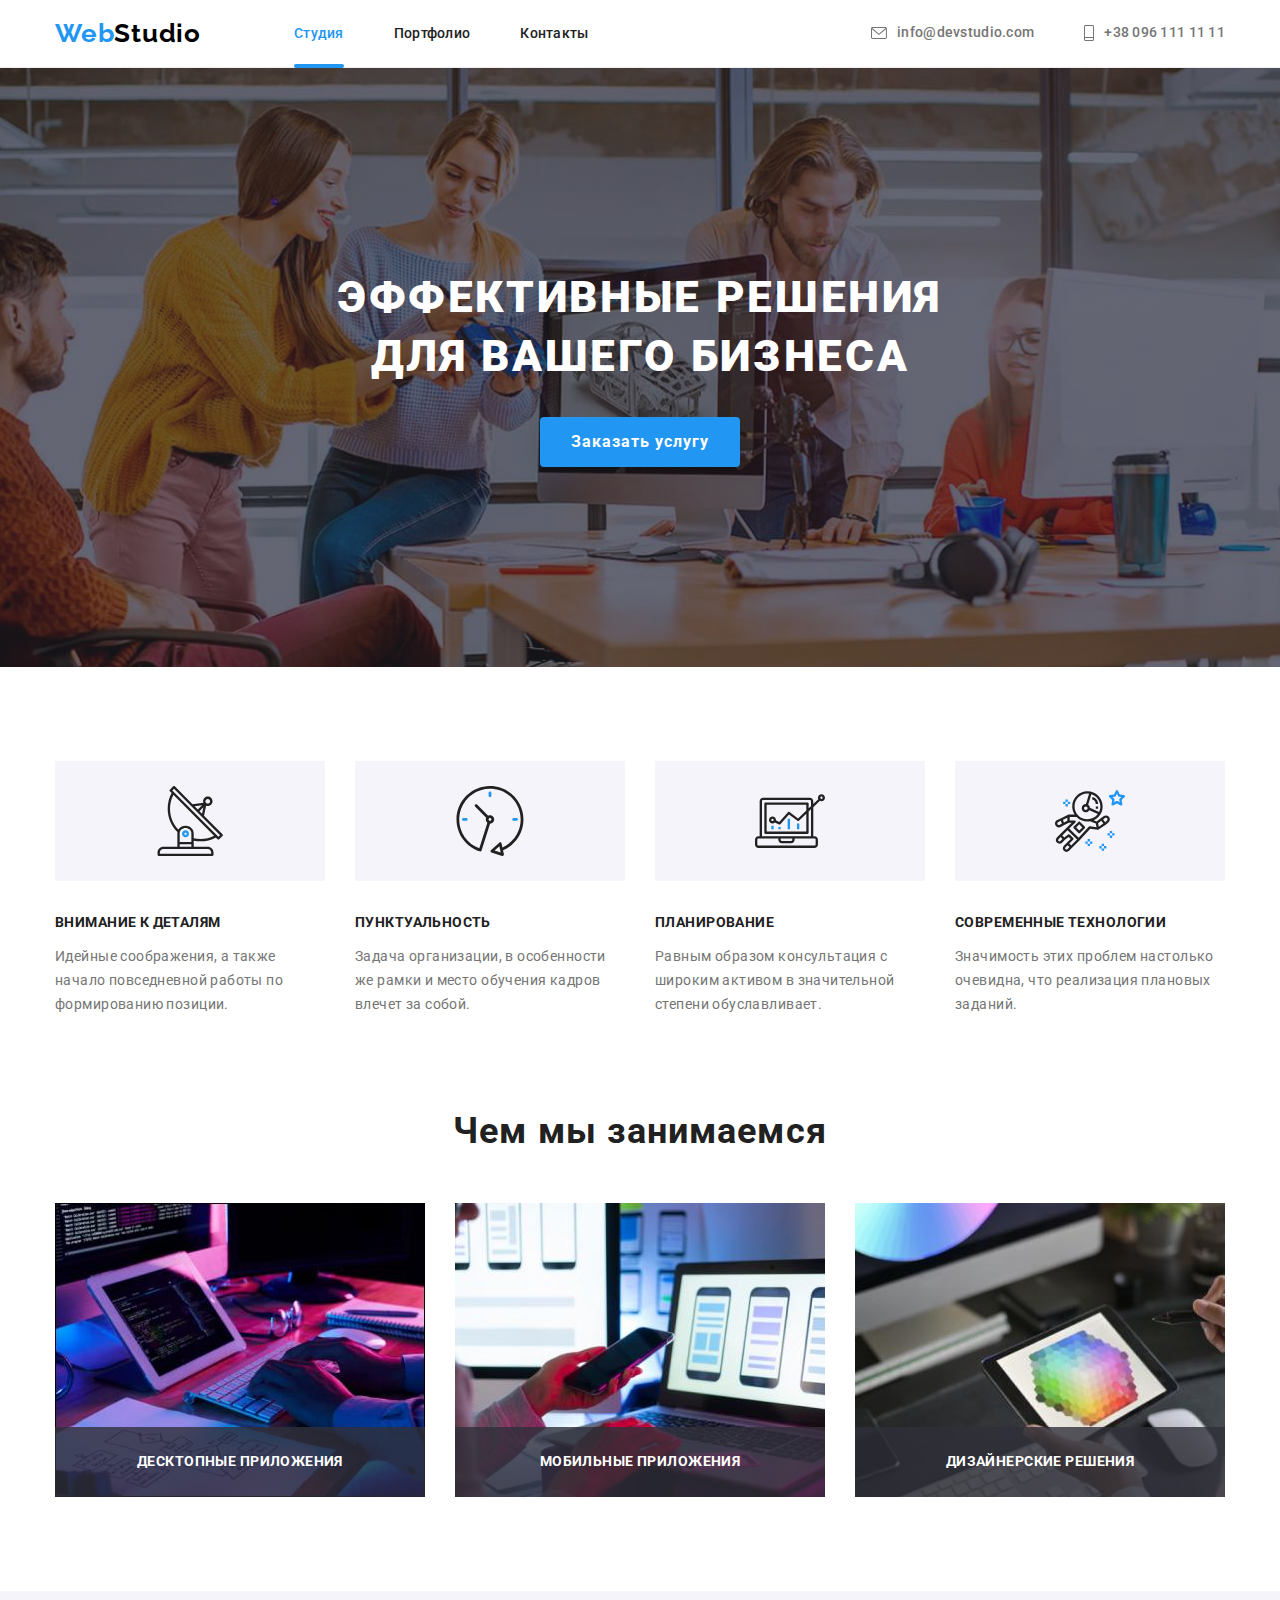
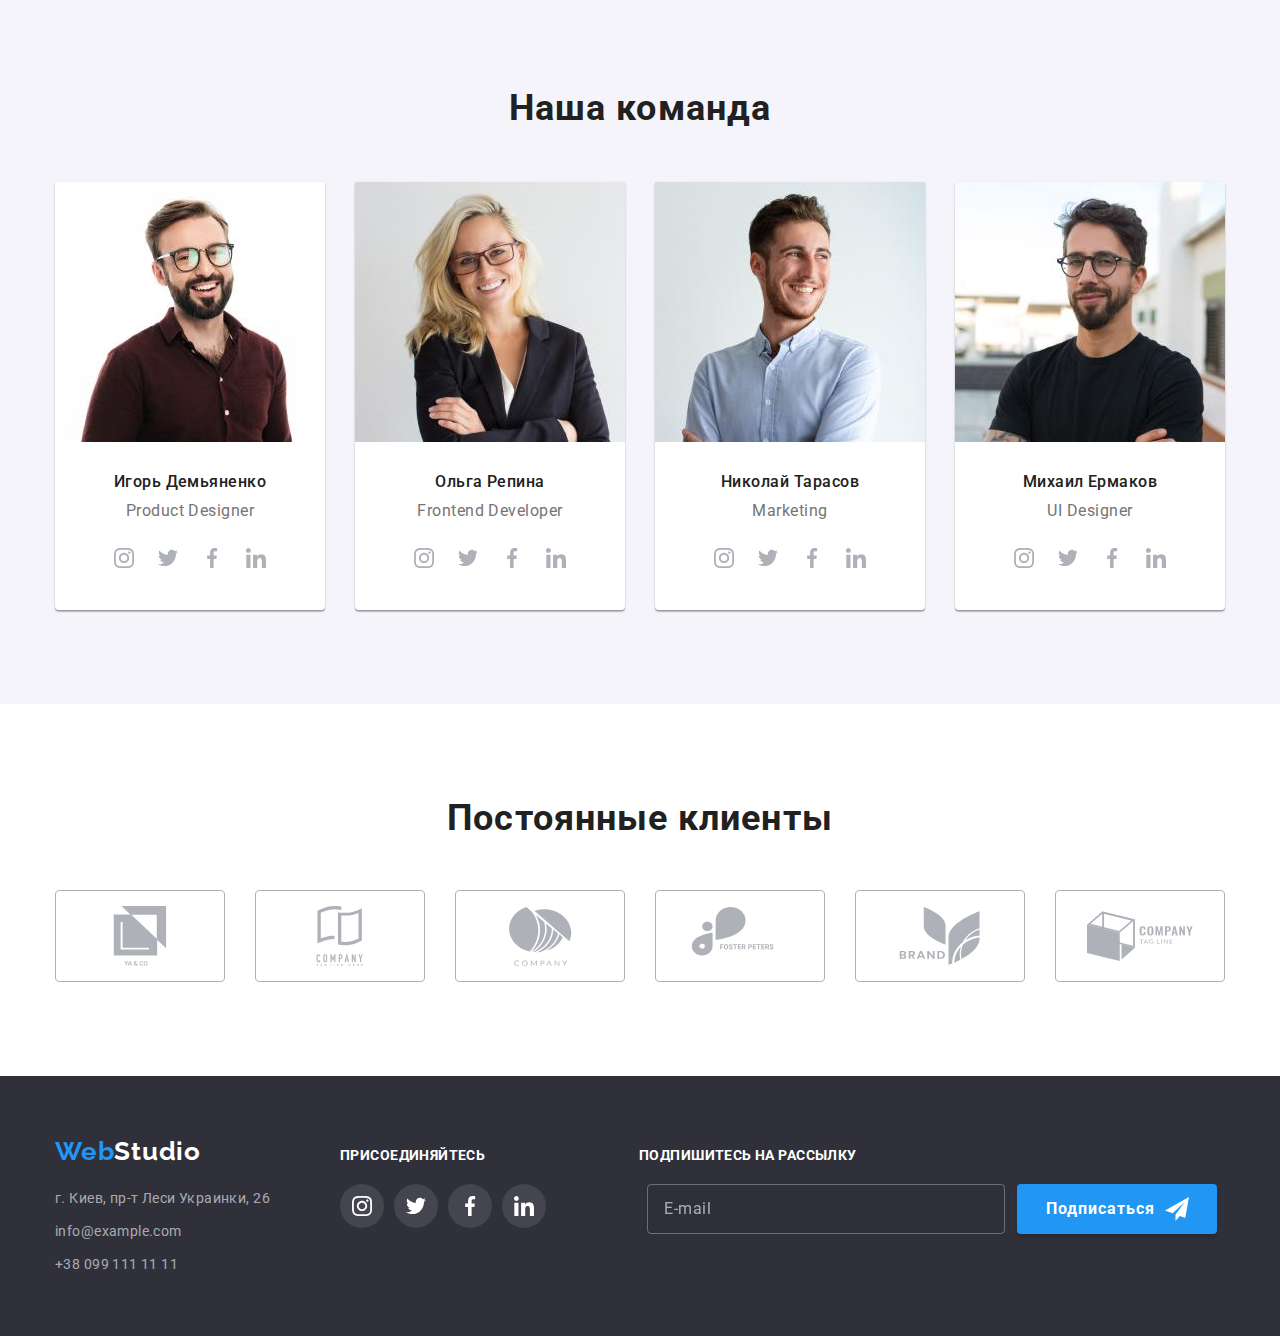
<file: index.html>
<!DOCTYPE html>
<html lang="ru">
<head>
    <meta charset="UTF-8">
    <meta http-equiv="X-UA-Compatible" content="IE=edge">
    <meta name="viewport" content="width=device-width, initial-scale=1.0">
    <title>Document</title>
    <link rel="stylesheet" href="https://cdnjs.cloudflare.com/ajax/libs/modern-normalize/1.1.0/modern-normalize.min.css"
        integrity="sha512-wpPYUAdjBVSE4KJnH1VR1HeZfpl1ub8YT/NKx4PuQ5NmX2tKuGu6U/JRp5y+Y8XG2tV+wKQpNHVUX03MfMFn9Q=="
        crossorigin="anonymous" referrerpolicy="no-referrer" /> 
    <link rel="preconnect" href="https://fonts.googleapis.com">
    <link rel="preconnect" href="https://fonts.gstatic.com" crossorigin>
    <link href="https://fonts.googleapis.com/css2?family=Raleway:wght@700&family=Roboto:wght@400;500;700;900&display=swap"
        rel="stylesheet">
    <link rel="stylesheet" href="./css/modern-normalize.css">
    <link rel="stylesheet" href="./css/main.min.css">
</head>
<body>
    <header class="header">
        <div class="container header__container">
            <nav class="site-nav">
                <a class="logo logo__header" href="./index.html">Web<span class="logo__black">Studio</span></a>
                <ul class="site-nav__list">
                    <li class="site-nav__item"><a class="site-nav__link site-nav__link--current" href="./index.html">Студия</a></li>
                    <li class="site-nav__item"><a class="site-nav__link" href="./portfolio.html">Портфолио</a></li>
                    <li class="site-nav__item"><a class="site-nav__link" href="">Контакты</a></li>
                </ul>
                
            </nav>
            <ul class="contact contact__header">
                <li class="contact__item">
                    <a class="contact__mail" href="mailto:info@devstudio.com">
                        <svg class="contact__mail--icon">
                            <use href="./imeges/icons.svg#envelope">
                            </use>
                        </svg>info@devstudio.com</a>
                </li>
                <li class="contact__item">
                    <a class="contact__tel" href="tel:+380961111111">
                        <svg class="contact__tel--icon">
                            <use href="./imeges/icons.svg#tel">
                            </use>
                        </svg>+38 096 111 11 11</a>
                </li>   
            </ul> 
        </div>
    </header>
    <main>
        <section class="hero">
            <div class="container">
                <h1 class="hero__title">Эффективные решения для вашего бизнеса</h1>
                <button class="btn" type="button" data-modal-open>Заказать услугу</button>
            </div>
        </section>
        <section class="section">
            <div class="container">
                <h2 class="visually-hidden">Наши преимущества</h2>
                <ul class="excellence__list">
                    <li class="excellence__item">
                        <div class="excellence-svg">
                            <svg class="excellence-svg__icon">
                                <use href="./imeges/icons.svg#antena"></use>
                            </svg>
                        </div>
                        <h3 class="excellence__head">Внимание к деталям</h3>
                        <p class="excellence__text">Идейные соображения, а также начало повседневной работы по формированию позиции.</p>
                    </li>
                    <li class="excellence__item">
                        <div class="excellence-svg">
                            <svg class="excellence-svg__icon">
                                <use href="./imeges/icons.svg#clock"></use>
                            </svg>
                        </div>
                        <h3 class="excellence__head">Пунктуальность</h3>
                        <p class="excellence__text">Задача организации, в особенности же рамки и место обучения кадров влечет за собой.</p>
                    </li>
                    <li class="excellence__item">
                        <div class="excellence-svg">
                            <svg class="excellence-svg__icon">
                                <use href="./imeges/icons.svg#diagram"></use>
                            </svg>
                        </div>
                        <h3 class="excellence__head">Планирование</h3>
                        <p class="excellence__text">Равным образом консультация с широким активом в значительной степени обуславливает.</p>
                    </li>
                    <li class="excellence__item">
                        <div class="excellence-svg">
                            <svg class="excellence-svg__icon">
                                <use  href="./imeges/icons.svg#astronaut"></use>
                            </svg>
                        </div>
                        <h3 class="excellence__head">Современные технологии</h3>
                        <p class="excellence__text">Значимость этих проблем настолько очевидна, что реализация плановых заданий.</p>
                    </li>
                </ul>
            </div>
        </section>
        <section class="work section">
            <div class="container">
                <h2 class="work__title">Чем мы занимаемся</h2>
                <ul class="work__list">
                    <li class="work__item">
                        <img 
                            src="./imeges/studio/img-sec2-1.jpg" 
                            alt="верстает код"
                            width="370"
                            height="294"
                        />
                        <p class="work__text">Десктопные приложения</p>
                    </li>
                    <li class="work__item">
                        <img 
                            src="./imeges/studio/img-sec2-2.jpg" 
                            alt="проверяет на телефоне"
                            width="370"
                            height="294"
                        />
                        <p class="work__text">Мобильные приложения</p>
                    </li>
                    <li class="work__item">
                        <img 
                            src="./imeges/studio/img-sec2-3.jpg" 
                            alt="проверяет на планшете"
                            width="370"
                            height="294"
                        />
                        <p class="work__text">Дизайнерские решения</p>
                    </li>
                </ul>
            </div>
        </section>
        <section class="team section">
            <div class="container">
                <h2 class="team__title">Наша команда</h2>
                <ul class="team__list">
                    <li class="team__item">
                        <img 
                            src="./imeges/studio/img-sec3-1.jpg" 
                            alt="Игорь Демьяненко"
                            width="270"
                            height="260"
                            />
                        <div class="team-card">
                            <h3 class="team-card__title">Игорь Демьяненко</h3>
                            <p class="team-card__text" lang="en">Product Designer</p>
                            <ul class="social-card social-card__team-card">
                                <li class="social-card__item">
                                    <a class="social-card__link" href="">
                                        <svg class="social-card__icon">
                                            <use href="./imeges/icons.svg#instagram"></use>
                                        </svg></a>
                                </li>
                                <li class="social-card__item">
                                    <a class="social-card__link" href="">
                                        <svg class="social-card__icon">
                                            <use href="./imeges/icons.svg#twitter"></use>
                                        </svg></a>
                                </li>
                                <li class="social-card__item">
                                    <a class="social-card__link" href="">
                                        <svg class="social-card__icon">
                                            <use href="./imeges/icons.svg#facebook"></use>
                                        </svg></a>
                                </li>
                                <li class="social-card__item">
                                    <a class="social-card__link" href="">
                                        <svg class="social-card__icon">
                                            <use href="./imeges/icons.svg#linkedin"></use>
                                        </svg></a>
                                </li>
                            </ul>
                        </div>
                    </li>
                    <li class="team__item">
                        <img 
                            src="./imeges/studio/img-sec3-2.jpg" 
                            alt="Ольга Репина"
                            width="270"
                            height="260"
                            />
                        <div class="team-card">
                            <h3 class="team-card__title">Ольга Репина</h3>
                            <p class="team-card__text" lang="en">Frontend Developer</p>
                            <ul class="social-card social-card__team-card">
                                <li class="social-card__item">
                                    <a class="social-card__link" href="">
                                        <svg class="social-card__icon">
                                            <use href="./imeges/icons.svg#instagram"></use>
                                        </svg></a>
                                </li>
                                <li class="social-card__item">
                                    <a class="social-card__link" href="">
                                        <svg class="social-card__icon">
                                            <use href="./imeges/icons.svg#twitter"></use>
                                        </svg></a>
                                </li>
                                <li class="social-card__item">
                                    <a class="social-card__link" href="">
                                        <svg class="social-card__icon">
                                            <use href="./imeges/icons.svg#facebook"></use>
                                        </svg></a>
                                </li>
                                <li class="social-card__item">
                                    <a class="social-card__link" href="">
                                        <svg class="social-card__icon">
                                            <use href="./imeges/icons.svg#linkedin"></use>
                                        </svg></a>
                                </li>
                            </ul>
                        </div>
                    </li>
                    <li class="team__item">
                        <img 
                            src="./imeges/studio/img-sec3-3.jpg" 
                            alt="Николай Тарасов"
                            width="270"
                            height="260"
                            />
                        <div class="team-card">
                            <h3 class="team-card__title">Николай Тарасов</h3>
                            <p class="team-card__text" lang="en">Marketing</p>
                            <ul class="social-card social-card__team-card">
                                <li class="social-card__item">
                                    <a class="social-card__link" href="">
                                        <svg class="social-card__icon">
                                            <use href="./imeges/icons.svg#instagram"></use>
                                        </svg></a>
                                </li>
                                <li class="social-card__item">
                                    <a class="social-card__link" href="">
                                        <svg class="social-card__icon">
                                            <use href="./imeges/icons.svg#twitter"></use>
                                        </svg></a>
                                </li>
                                <li class="social-card__item">
                                    <a class="social-card__link" href="">
                                        <svg class="social-card__icon">
                                            <use href="./imeges/icons.svg#facebook"></use>
                                        </svg></a>
                                </li>
                                <li class="social-card__item">
                                    <a class="social-card__link" href="">
                                        <svg class="social-card__icon">
                                            <use href="./imeges/icons.svg#linkedin"></use>
                                        </svg></a>
                                </li>
                            </ul>
                        </div>
                    </li>
                    <li class="team__item">
                        <img 
                            src="./imeges/studio/img-sec3-4.jpg" 
                            alt="Михаил Ермаков"
                            width="270"
                            height="260"
                            />
                        <div class="team-card">
                            <h3 class="team-card__title">Михаил Ермаков</h3>
                            <p class="team-card__text" lang="en">UI Designer</p>
                            <ul class="social-card social-card__team-card">
                                <li class="social-card__item">
                                    <a class="social-card__link" href="">
                                        <svg class="social-card__icon">
                                            <use href="./imeges/icons.svg#instagram"></use>
                                        </svg></a>
                                </li>
                                <li class="social-card__item">
                                    <a class="social-card__link" href="">
                                        <svg class="social-card__icon">
                                            <use href="./imeges/icons.svg#twitter"></use>
                                        </svg></a>
                                </li>
                                <li class="social-card__item">
                                    <a class="social-card__link" href="">
                                        <svg class="social-card__icon">
                                            <use href="./imeges/icons.svg#facebook"></use>
                                        </svg></a>
                                </li>
                                <li class="social-card__item">
                                    <a class="social-card__link" href="">
                                        <svg class="social-card__icon">
                                            <use href="./imeges/icons.svg#linkedin"></use>
                                        </svg></a>
                                </li>
                            </ul>
                        </div>
                    </li>
                </ul>
            </div>
        </section>
        <section class="section">
            <div class="container">
                <h2 class="client__title">Постоянные клиенты</h2>
                <ul class="client__list">
                    <li class="client__item">
                        <a class="client__link" href="">
                            <svg class="client__svg">
                                <use href="./imeges/icons.svg#yago">
                                </use>
                            </svg>
                        </a>
                    </li>
                    <li class="client__item">
                        <a class="client__link" href="">
                            <svg class="client__svg">
                                <use href="./imeges/icons.svg#comptag">
                                </use>
                            </svg>
                        </a>
                    </li>
                    <li class="client__item">
                        <a class="client__link" href="">
                            <svg class="client__svg">
                                <use href="./imeges/icons.svg#company">
                                </use>
                            </svg>
                        </a>
                    </li>
                    <li class="client__item">
                        <a class="client__link" href="">
                            <svg class="client__svg">
                                <use href="./imeges/icons.svg#foster">
                                </use>
                            </svg>
                        </a>
                    </li>
                    <li class="client__item">
                        <a class="client__link" href="">
                            <svg class="client__svg">
                                <use href="./imeges/icons.svg#brand">
                                </use>
                            </svg>
                        </a>
                    </li>
                    <li class="client__item">
                        <a class="client__link" href="">
                            <svg class="client__svg">
                                <use href="./imeges/icons.svg#tagline">
                                </use>
                            </svg>
                        </a>
                    </li>
                </ul>
            </div>
        </section>
    </main>
    <footer class="footer">
        <div class="container footer__container">
            <div class="first">
                <a class="logo logo__footer" href="./index.html">Web<span class="logo__light">Studio</span></a>
                <address class="address">
                    <ul class="address__list">
                        <li class="address__item">
                            <a class="address__link" href="https://goo.gl/maps/vkseueSXuJDNR5Eu6"
                                target="_blank" rel="noopener noreferrer">г. Киев, пр-т Леси Украинки, 26</a>
                        </li>
                        <li class="address__item">
                            <a class="address__link" href="mailto:info@example.com">info@example.com</a>
                        </li>
                        <li class="address__item">
                            <a class="address__link" href="tel:+380991111111">+38 099 111 11 11</a>
                        </li>
                    </ul>
                </address>
            </div>
            <div class="second second__footer">
                <p class="footer-text">присоединяйтесь</p>
                <ul class="social">
                    <li class="social__item">
                        <a class="social__link" href="">
                            <svg class="social__icon">
                                <use href="./imeges/icons.svg#instagram"></use>
                            </svg></a>
                    </li>
                    <li class="social__item">
                        <a class="social__link" href="">
                            <svg class="social__icon">
                                <use href="./imeges/icons.svg#twitter"></use>
                            </svg></a>
                    </li>
                    <li class="social__item">
                        <a class="social__link" href="">
                            <svg class="social__icon">
                                <use href="./imeges/icons.svg#facebook"></use>
                            </svg></a>
                    </li>
                    <li class="social__item">
                        <a class="social__link" href="">
                            <svg class="social__icon">
                                <use href="./imeges/icons.svg#linkedin"></use>
                            </svg></a>
                    </li>
                </ul>
            </div>
            <div class="third third__footer">
                <p class="footer-text">Подпишитесь на рассылку</p>
                <form action="#" class="subscription">
                    <input 
                        type="email" 
                        class="subscription-input" 
                        name="email-subscription" 
                        placeholder="E-mail">
                    <button class="subscription-btn" type="submit">Подписаться
                        <svg class="subscription-btn-svg" width="24px" height="24px">
                            <use href="./imeges/icons.svg#icon-send"></use>
                        </svg>
                    </button>
                </form>
            </div>
        </div>
    </footer>
    <div class="backdrop is-hidden" data-modal>
        <div class="modal">
            <button class="modal__close" type="button" data-modal-close>
                <svg class="modal__close--icon" width="18" height="18">
                    <use href="./imeges/icons.svg#icon-close"></use>
                </svg>
            </button>
            <p class="modal__title">Оставьте свои данные, мы вам перезвоним</p>
            <form action="#" class="modal-form">
                <label class="form-input-text" for="user-name">
                    Имя
                    <span class="input-wrap">
                        <input 
                            type="text"
                            class="modal-form-input"
                            id="user-name"
                            name="user-name"
                            required
                            minlength="2"
                        />
                        <svg class="input-icon" width="18px" height="18px">
                            <use href="./imeges/icons.svg#person-black"></use>
                        </svg>
                    </span>
                </label>
                <label class="form-input-text" for="user-tel">
                    Телефон
                    <span class="input-wrap">
                        <input 
                            type="tel" 
                            class="modal-form-input" 
                            id="user-tel" 
                            name="user-tel"
                            required 
                        />
                        <svg class="input-icon" width="18px" height="18px">
                            <use href="./imeges/icons.svg#phone-black"></use>
                        </svg>
                    </span>
                </label>
                <label class="form-input-text" for="user-email">
                    Почта
                    <span class="input-wrap">
                        <input 
                            type="email" 
                            class="modal-form-input" 
                            id="user-email" 
                            name="user-email" 
                        />
                        <svg class="input-icon" width="18px" height="18px">
                            <use href="./imeges/icons.svg#email-black"></use>
                        </svg>
                    </span>
                </label>
                <label class="form-input-text" for="user-text">
                    Комментарий
                </label>
                <textarea 
                    name="user-text" 
                    id="user-text" 
                    class="modal-form-text"
                    placeholder="Введите текст"
                ></textarea>
                <div class="modal-field">
                    <input 
                        type="checkbox"
                        id="policy"
                        class="modal-check visually-hidden"
                    />
                    <label 
                        for="policy" 
                        class="check-text">
                        <span class="check-item">
                            <svg class="check-icon" width="16px" height="15px">
                                <use href="./imeges/icons.svg#icon-check"></use>
                            </svg>
                        </span>
                        Соглашаюсь с рассылкой и принимаю<a class="contract" href=""> Условия договора</a>
                    </label>
                    <button 
                        type="submit" 
                        class="modal__btn btn"
                        >Отправить
                    </button>
                </div>
            </form>
        </div>
    </div>
    <script src="./js/modal.js"></script>
</body>
</html>
</file>
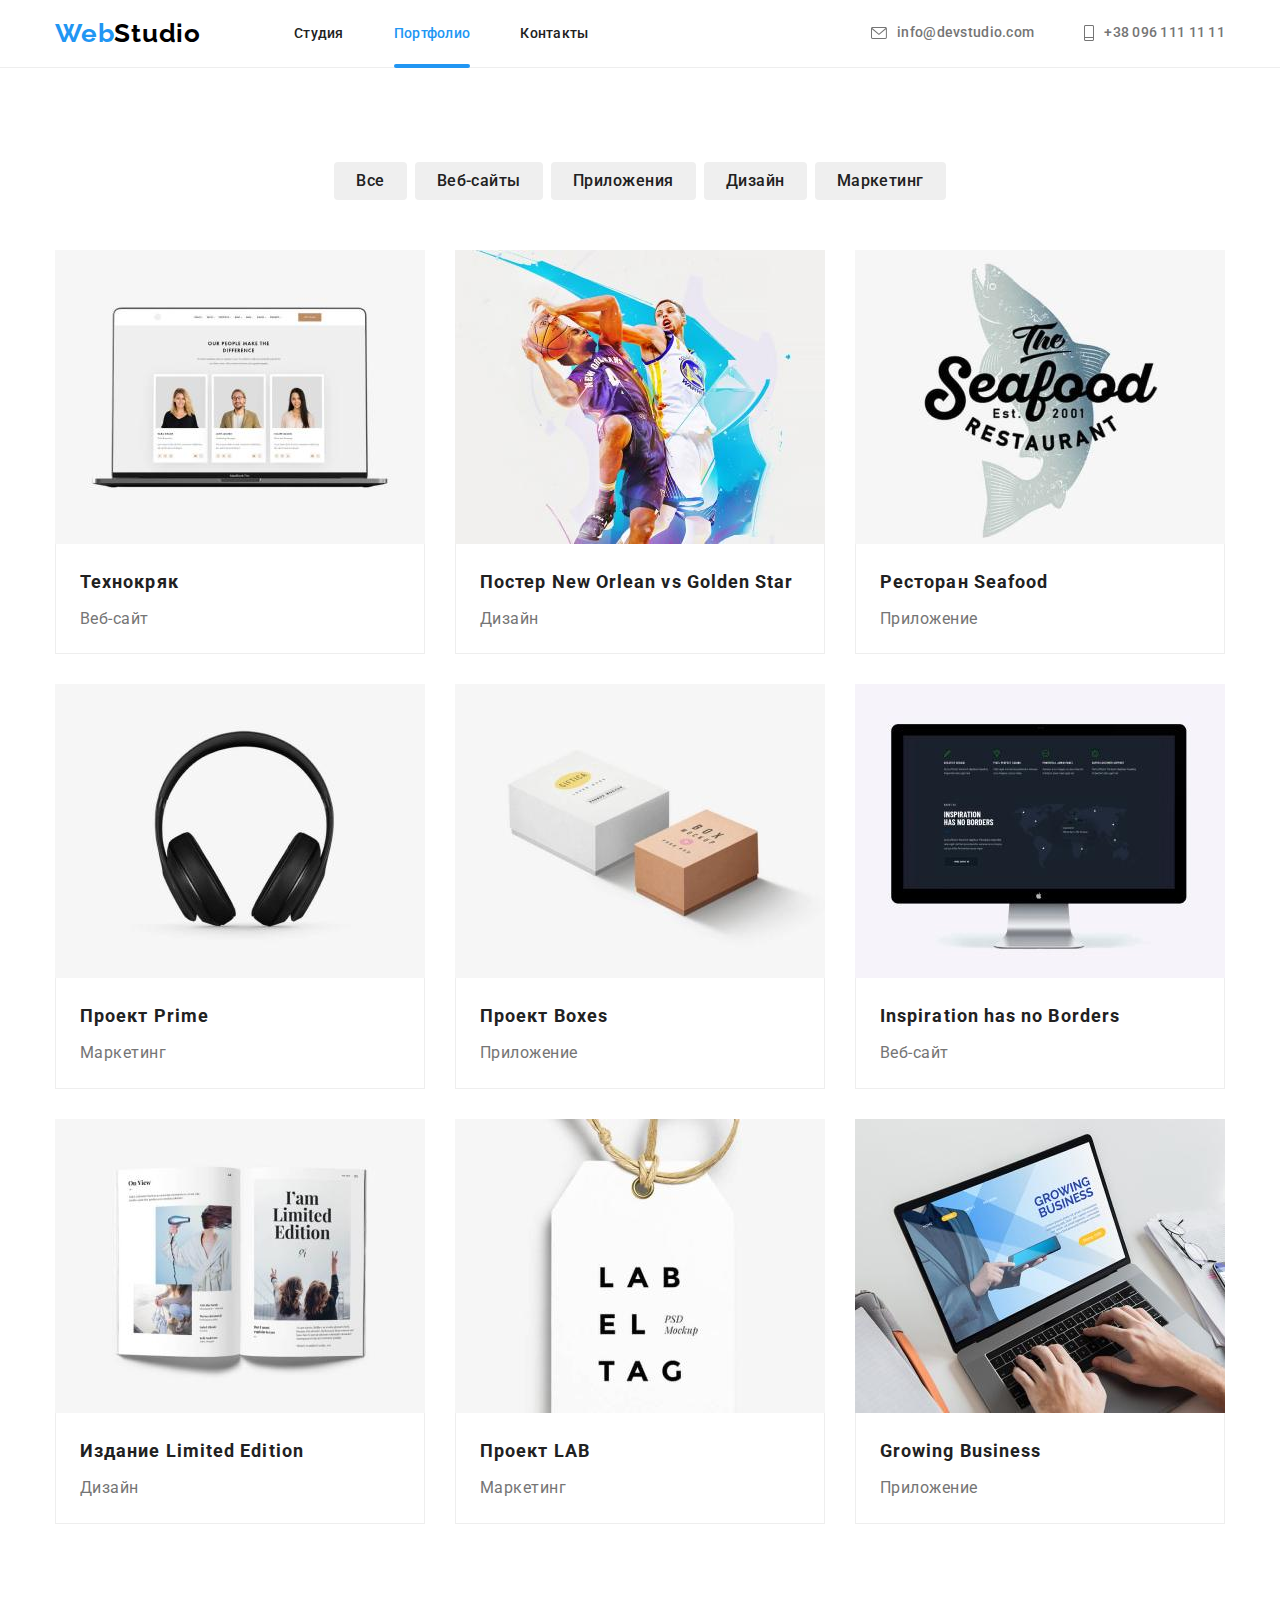
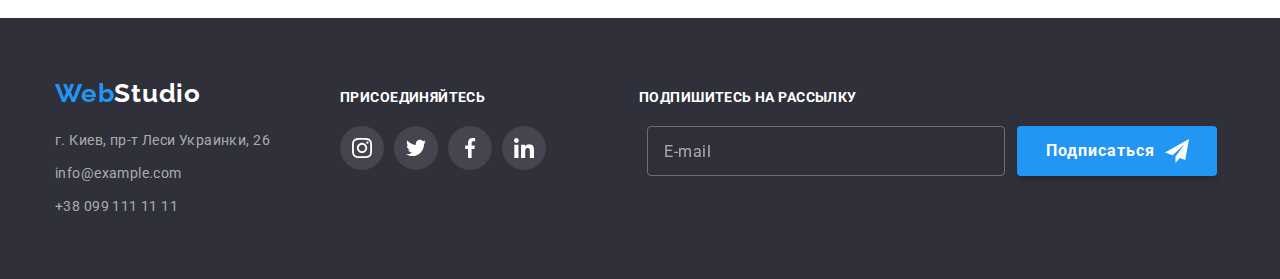
<file: portfolio.html>
<!DOCTYPE html>
<html lang="ru">
<head>
    <meta charset="UTF-8">
    <meta http-equiv="X-UA-Compatible" content="IE=edge">
    <meta name="viewport" content="width=device-width, initial-scale=1.0">
    <title>Document</title>
    <link 
        rel="stylesheet" 
        href="https://cdnjs.cloudflare.com/ajax/libs/modern-normalize/1.1.0/modern-normalize.min.css"
        integrity="sha512-wpPYUAdjBVSE4KJnH1VR1HeZfpl1ub8YT/NKx4PuQ5NmX2tKuGu6U/JRp5y+Y8XG2tV+wKQpNHVUX03MfMFn9Q=="
        crossorigin="anonymous" referrerpolicy="no-referrer" />
    <link rel="preconnect" href="https://fonts.googleapis.com">
    <link rel="preconnect" href="https://fonts.gstatic.com" crossorigin>
    <link href="https://fonts.googleapis.com/css2?family=Raleway:wght@700&family=Roboto:wght@400;500;700;900&display=swap"
        rel="stylesheet">
    <link rel="stylesheet" href="./css/modern-normalize.css">
    <link rel="stylesheet" href="./css/main.min.css">
</head>
<body>
    <header class="header">
        <div class="container header__container">
            <nav class="site-nav">
                <a class="logo logo__header" href="./index.html">Web<span class="logo__black">Studio</span></a>
                <ul class="site-nav__list">
                    <li class="site-nav__item"><a class="site-nav__link"
                            href="./index.html">Студия</a></li>
                    <li class="site-nav__item"><a class="site-nav__link site-nav__link--current" href="./portfolio.html">Портфолио</a></li>
                    <li class="site-nav__item"><a class="site-nav__link" href="">Контакты</a></li>
                </ul>
    
            </nav>
            <ul class="contact contact__header">
                <li class="contact__item">
                    <a class="contact__mail" href="mailto:info@devstudio.com">
                        <svg class="contact__mail--icon">
                            <use href="./imeges/icons.svg#envelope">
                            </use>
                        </svg>info@devstudio.com</a>
                </li>
                <li class="contact__item">
                    <a class="contact__tel" href="tel:+380961111111">
                        <svg class="contact__tel--icon">
                            <use href="./imeges/icons.svg#tel">
                            </use>
                        </svg>+38 096 111 11 11</a>
                </li>
            </ul>
        </div>
    </header>
    <main>
        <section class="section">
            <div class="container">
                <h1 class="visually-hidden">Портфолио</h1>
                <ul class="filter-list">
                    <li class="filter-item">
                        <button class="filter-button" type="button">Все</button>
                    </li>
                    <li class="filter-item">
                        <button class="filter-button" type="button">Веб-сайты</button>
                    </li>
                    <li class="filter-item">
                        <button class="filter-button" type="button">Приложения</button>
                    </li>
                    <li class="filter-item">
                        <button class="filter-button" type="button">Дизайн</button>
                    </li>
                    <li class="filter-item">
                        <button class="filter-button" type="button">Маркетинг</button>
                    </li>
                </ul>
                <ul class="filter-img-list">
                    <li class="filter-img-item">
                        <a class="link filter-link" href="">
                            <div class="filter-item-wrap">
                                <img src="./imeges/portfolio/img-sec-1.jpg" alt="" width="370" height="294">
                                <p class="filter-activ-text">Технокряк это современная площадка распространения коронавируса. Компании используют эту платформу для цифрового
                                шпионажа и атак на защищённые сервера конкурентов.</p>
                            </div>
                            <div class="card-content">
                                <h2 class="filter-img-title">Технокряк</h2>
                                <p class="filter-img-text">Веб-сайт</p>
                            </div>
                        </a>
                    </li>
                    <li class="filter-img-item">
                        <a class="link filter-link" href="">
                            <div class="filter-item-wrap">
                                <img src="./imeges/portfolio/img-sec-2.jpg" alt="" width="370" height="294">
                                <p class="filter-activ-text">Lorem ipsum dolor sit amet consectetur adipisicing elit. Ratione ad consequatur molestias quae ipsa repudiandae cum, vel exercitationem mollitia quod expedita ea laborum voluptatum excepturi, iusto qui dolor illum quisquam quaerat magni, quis facere voluptate! Assumenda beatae eum voluptatibus eos expedita nisi nam doloremque sit sequi optio, unde nostrum quaerat.</p>
                            </div>
                        <div class="card-content">
                            <h2 class="filter-img-title">Постер<span lang="en"> New Orlean vs Golden Star</span></h2>
                            <p class="filter-img-text">Дизайн</p>
                        </div>
                        </a>
                    </li>
                    <li class="filter-img-item">
                        <a class="link filter-link" href="">
                            <div class="filter-item-wrap">
                                <img src="./imeges/portfolio/img-sec-3.jpg" alt="" width="370" height="294">
                                <p class="filter-activ-text">Lorem ipsum dolor sit amet consectetur adipisicing elit. Ratione ad consequatur molestias
                                    quae ipsa repudiandae cum, vel exercitationem mollitia quod expedita ea laborum voluptatum excepturi, iusto qui
                                    dolor illum quisquam quaerat magni, quis facere voluptate! Assumenda beatae eum voluptatibus eos expedita nisi nam
                                    doloremque sit sequi optio, unde nostrum quaerat.</p>
                            </div>
                        <div class="card-content">
                            <h2 class="filter-img-title">Ресторан <span lang="en">Seafood</span></h2>
                            <p class="filter-img-text">Приложение</p>
                        </div>
                        </a>
                    </li>
                    <li class="filter-img-item">
                        <a class="link filter-link" href="">
                            <div class="filter-item-wrap">
                                <img src="./imeges/portfolio/img-sec-4.jpg" alt="" width="370" height="294">
                                <p class="filter-activ-text">Lorem ipsum dolor sit amet consectetur adipisicing elit. Ratione ad consequatur molestias
                                    quae ipsa repudiandae cum, vel exercitationem mollitia quod expedita ea laborum voluptatum excepturi, iusto qui
                                    dolor illum quisquam quaerat magni, quis facere voluptate! Assumenda beatae eum voluptatibus eos expedita nisi nam
                                    doloremque sit sequi optio, unde nostrum quaerat.</p>
                            </div>
                        <div class="card-content">
                            <h2 class="filter-img-title">Проект <span lang="en">Prime</span></h2>
                            <p class="filter-img-text">Маркетинг</p>
                        </div>
                        </a>
                    </li>
                    <li class="filter-img-item">
                        <a class="link filter-link" href="">
                        <div class="filter-item-wrap">
                            <img src="./imeges/portfolio/img-sec-5.jpg" alt="" width="370" height="294">
                            <p class="filter-activ-text">Lorem ipsum dolor sit amet consectetur adipisicing elit. Ratione ad consequatur molestias
                                quae ipsa repudiandae cum, vel exercitationem mollitia quod expedita ea laborum voluptatum excepturi, iusto qui
                                dolor illum quisquam quaerat magni, quis facere voluptate! Assumenda beatae eum voluptatibus eos expedita nisi nam
                                doloremque sit sequi optio, unde nostrum quaerat.</p>
                        </div>
                        <div class="card-content">
                            <h2 class="filter-img-title">Проект <span lang="en">Boxes</span></h2>
                            <p class="filter-img-text">Приложение</p>
                        </div>
                        </a>
                    </li>
                    <li class="filter-img-item">
                        <a class="link filter-link" href="">
                            <div class="filter-item-wrap">
                                <img src="./imeges/portfolio/img-sec-6.jpg" alt="" width="370" height="294">
                                <p class="filter-activ-text">Lorem ipsum dolor sit amet consectetur adipisicing elit. Ratione ad consequatur molestias
                                    quae ipsa repudiandae cum, vel exercitationem mollitia quod expedita ea laborum voluptatum excepturi, iusto qui
                                    dolor illum quisquam quaerat magni, quis facere voluptate! Assumenda beatae eum voluptatibus eos expedita nisi nam
                                    doloremque sit sequi optio, unde nostrum quaerat.</p>
                        </div>
                        <div class="card-content">
                            <h2 class="filter-img-title" lang="en">Inspiration has no Borders</h2>
                            <p class="filter-img-text">Веб-сайт</p>
                        </div>
                        </a>
                    </li>
                    <li class="filter-img-item">
                        <a class="link filter-link" href="">
                            <div class="filter-item-wrap">
                                <img src="./imeges/portfolio/img-sec-7.jpg" alt="" width="370" height="294">
                                <p class="filter-activ-text">Lorem ipsum dolor sit amet consectetur adipisicing elit. Ratione ad consequatur molestias
                                    quae ipsa repudiandae cum, vel exercitationem mollitia quod expedita ea laborum voluptatum excepturi, iusto qui
                                    dolor illum quisquam quaerat magni, quis facere voluptate! Assumenda beatae eum voluptatibus eos expedita nisi nam
                                    doloremque sit sequi optio, unde nostrum quaerat.</p>
                            </div>
                        <div class="card-content">
                            <h2 class="filter-img-title">Издание <span lang="en">Limited Edition</span></h2>
                            <p class="filter-img-text">Дизайн</p>
                        </div>
                        </a>
                    </li>
                    <li class="filter-img-item">
                        <a class="link filter-link" href="">
                            <div class="filter-item-wrap">
                                <img src="./imeges/portfolio/img-sec-8.jpg" alt="" width="370" height="294">
                                <p class="filter-activ-text">Lorem ipsum dolor sit amet consectetur adipisicing elit. Ratione ad consequatur molestias
                                    quae ipsa repudiandae cum, vel exercitationem mollitia quod expedita ea laborum voluptatum excepturi, iusto qui
                                    dolor illum quisquam quaerat magni, quis facere voluptate! Assumenda beatae eum voluptatibus eos expedita nisi nam
                                    doloremque sit sequi optio, unde nostrum quaerat.</p>
                            </div>  
                        <div class="card-content">
                            <h2 class="filter-img-title">Проект <span lang="en">LAB</span></h2>
                            <p class="filter-img-text">Маркетинг</p>
                        </div>
                        </a>
                    </li>
                    <li class="filter-img-item">
                        <a class="link filter-link" href="">
                            <div class="filter-item-wrap">
                                <img src="./imeges/portfolio/img-sec-9.jpg" alt="" width="370" height="294">
                                <p class="filter-activ-text">Lorem ipsum dolor sit amet consectetur adipisicing elit. Ratione ad consequatur molestias
                                    quae ipsa repudiandae cum, vel exercitationem mollitia quod expedita ea laborum voluptatum excepturi, iusto qui
                                    dolor illum quisquam quaerat magni, quis facere voluptate! Assumenda beatae eum voluptatibus eos expedita nisi nam
                                    doloremque sit sequi optio, unde nostrum quaerat.</p>
                            </div>
                        <div class="card-content">
                            <h2 class="filter-img-title" lang="en">Growing Business</h2>
                            <p class="filter-img-text">Приложение</p>
                        </div>
                        </a>
                    </li>
                </ul>
            </div>
        </section>
    </main>
    <footer class="footer">
        <div class="container footer__container">
            <div class="first">
                <a class="logo logo__footer" href="./index.html">Web<span class="logo__light">Studio</span></a>
                <address class="address">
                    <ul class="address__list">
                        <li class="address__item">
                            <a class="address__link" href="https://goo.gl/maps/vkseueSXuJDNR5Eu6" target="_blank"
                                rel="noopener noreferrer">г. Киев, пр-т Леси Украинки, 26</a>
                        </li>
                        <li class="address__item">
                            <a class="address__link" href="mailto:info@example.com">info@example.com</a>
                        </li>
                        <li class="address__item">
                            <a class="address__link" href="tel:+380991111111">+38 099 111 11 11</a>
                        </li>
                    </ul>
                </address>
            </div>
            <div class="second second__footer">
                <p class="footer-text">присоединяйтесь</p>
                <ul class="social">
                    <li class="social__item">
                        <a class="social__link" href="">
                            <svg class="social__icon">
                                <use href="./imeges/icons.svg#instagram"></use>
                            </svg></a>
                    </li>
                    <li class="social__item">
                        <a class="social__link" href="">
                            <svg class="social__icon">
                                <use href="./imeges/icons.svg#twitter"></use>
                            </svg></a>
                    </li>
                    <li class="social__item">
                        <a class="social__link" href="">
                            <svg class="social__icon">
                                <use href="./imeges/icons.svg#facebook"></use>
                            </svg></a>
                    </li>
                    <li class="social__item">
                        <a class="social__link" href="">
                            <svg class="social__icon">
                                <use href="./imeges/icons.svg#linkedin"></use>
                            </svg></a>
                    </li>
                </ul>
            </div>
            <div class="third third__footer">
                <p class="footer-text">Подпишитесь на рассылку</p>
                <form action="#" class="subscription">
                    <input type="email" class="subscription-input" name="email-subscription" placeholder="E-mail">
                    <button class="subscription-btn" type="submit">Подписаться
                        <svg class="subscription-btn-svg" width="24px" height="24px">
                            <use href="./imeges/icons.svg#icon-send"></use>
                        </svg>
                    </button>
                </form>
            </div>
        </div>
    </footer>
</body>
</html>
</file>
<file: css/main.min.css>
:root{--main-title-color: #ffffff;--second-title-color: #212121;--main-text-color: #757575;--accent-color: #2196f3;--logo-text-color: #000000;--background-origin: #ffffff;--background-footer: #2f303a;--background-team: #f5f4fa;--background-hero: #2f303a;--icon-color: #afb1b8;--filter-gap: 30px;--speed: cubic-bezier(0.4, 0, 0.2, 1)}p,h1,h2,h3,h4,h5,h6{margin:0}ul{margin:0;padding:0;list-style:none}button{cursor:pointer}.container{width:1200px;padding-left:15px;padding-right:15px;margin-left:auto;margin-right:auto}.section{padding-top:94px;padding-bottom:94px}body{font-family:Roboto, sans-serif;color:var(--main-text-color)}img{display:block;max-width:100%;height:auto}a{transition:color 250ms cubic-bezier(0.4, 0, 0.2, 1);text-decoration:none}a:hover,a:focus{color:var(--accent-color);fill:var(--accent-color)}.visually-hidden{position:absolute;white-space:nowrap;width:1px;height:1px;overflow:hidden;border:0;padding:0;clip:rect(0 0 0 0);clip-path:inset(50%);margin:-1px}.header{border-bottom:1px solid #eeeeee;background-color:var(--background-origin)}.site-nav__list,.site-nav,.contact{display:flex;align-items:center}.site-nav__list .site-nav__item:not(:last-child){margin-right:50px}.site-nav__list .site-nav__link--current{color:var(--accent-color)}.site-nav__list .site-nav__link--current::after{content:'';position:absolute;left:0;bottom:-1px;display:block;width:100%;height:4px;background-color:var(--accent-color);border-radius:2px;opacity:1}.contact__header{margin-left:auto}.contact__header .contact__item:not(:last-child){margin-right:50px}.header__container{display:flex}.site-nav__link{position:relative;display:block;font-weight:500;font-size:14px;line-height:1.33;letter-spacing:0.02em;color:var(--second-title-color)}.logo{font-family:Raleway;font-weight:700;font-size:26px;line-height:1.19;letter-spacing:0.03em;color:var(--accent-color)}.logo__header{margin-right:93px}.logo__black{color:var(--logo-text-color)}.contact__mail,.contact__tel{display:flex;align-items:center;font-weight:500;font-size:14px;line-height:1.14;letter-spacing:0.02em;color:var(--main-text-color);transition:fill 250ms cubic-bezier(0.4, 0, 0.2, 1)}.site-nav__logo,.site-nav__link,.contact__tel,.contact__mail{padding-top:24px;padding-bottom:24px}.contact__mail--icon,.contact__tel--icon{transition:color 250ms var(--speed),background-color 250ms var(--speed)}.contact__mail--icon{fill:currentColor;margin-right:10px;width:16px;height:12px}.contact__tel--icon{fill:currentColor;margin-right:10px;width:10px;height:16px}.hero{padding:200px 0px;max-width:1600px;margin:0 auto;background-color:var(--background-hero);background-image:linear-gradient(rgba(47,48,58,0.4), rgba(47,48,58,0.4)),url(../imeges/herobg.jpg);background-repeat:no-repeat;background-position:center;background-size:cover}.hero__title{margin:auto;margin-bottom:30px;max-width:696px;font-weight:900;font-size:44px;line-height:1.36;text-align:center;letter-spacing:0.06em;text-transform:uppercase;color:var(--main-title-color)}.btn{width:200px;height:50px;margin:auto;align-items:center;display:block;box-shadow:0px 4px 4px rgba(0,0,0,0.15);border-radius:4px;font-weight:700;font-size:16px;line-height:1.87;letter-spacing:0.06em;color:var(--main-title-color);background-color:var(--accent-color);transition:color 250ms cubic-bezier(0.4, 0, 0.2, 1),background-color 250ms cubic-bezier(0.4, 0, 0.2, 1);border:transparent}.btn:focus,.btn:hover{color:var(--main-title-color);background-color:var(--accent-color)}.excellence-svg{display:flex;justify-content:center;align-items:center;width:270px;height:120px;margin-bottom:30px;background:#f5f4fa}.excellence-svg__icon{width:70px;height:70px}.excellence__list{display:flex}.excellence__item:not(:last-child){margin-right:30px}.excellence__text{max-width:270px;font-size:14px;line-height:1.71;letter-spacing:0.03em;color:var(--main-text-color)}.excellence__head{margin-bottom:10px;font-weight:700;font-size:14px;line-height:1.71;letter-spacing:0.03em;text-transform:uppercase;color:var(--second-title-color)}.work{padding-top:0;background-color:var(--background-origin)}.work__list{display:flex}.work__title{margin-bottom:50px;font-size:36px;line-height:1.16;text-align:center;letter-spacing:0.03em;color:var(--second-title-color)}.work__item{position:relative}.work__item:not(:last-child){margin-right:30px}.work__text{display:flex;justify-content:center;align-items:center;width:100%;height:70px;background-color:rgba(47,48,58,0.8);position:absolute;bottom:0;left:0;font-weight:700;font-size:14px;line-height:1.14;letter-spacing:0.03em;text-transform:uppercase;color:var(--main-title-color)}.team{background-color:var(--background-team)}.team__list{display:flex}.team-card__text{font-size:16px;line-height:1.19;text-align:center;letter-spacing:0.03em;color:var(--main-text-color)}.team-card__title{margin-bottom:10px;font-weight:500;font-size:16px;line-height:1.19;text-align:center;letter-spacing:0.03em;color:var(--second-title-color)}.team__item{box-shadow:0px 1px 3px rgba(0,0,0,0.12),0px 1px 1px rgba(0,0,0,0.14),0px 2px 1px rgba(0,0,0,0.2);border-radius:0px 0px 4px 4px;background-color:var(--background-origin)}.team__item:not(:last-child){margin-right:30px}.team-card{padding-top:30px;padding-bottom:30px}.team__title{margin-bottom:50px;font-size:36px;line-height:1.31;text-align:center;letter-spacing:0.03em;color:var(--second-title-color)}.social-card{display:flex;justify-content:center}.social-card__team-card{margin-top:16px}.social-card__team-card:not(:last-child){margin-right:10px}.social-card__link{display:flex;justify-content:center;align-items:center;width:44px;height:44px;border-radius:50%;fill:var(--icon-color);transition:fill 250ms cubic-bezier(0.4, 0, 0.2, 1),background-color 250ms cubic-bezier(0.4, 0, 0.2, 1)}.social-card__link:hover,.social-card__link:focus{background-color:var(--accent-color);fill:var(--main-title-color)}.social-card__icon{width:20px;height:20px}.client__title{display:flex;justify-content:center;align-items:center;font-size:36px;line-height:1.16;letter-spacing:0.03em;color:var(--second-title-color)}.client__list{display:flex;justify-content:center;align-items:center;margin-top:50px}.client__item:not(:last-child){margin-right:30px}.client__link{display:flex;justify-content:center;align-items:center;border:1px solid #afb1b8;border-radius:4px;width:170px;height:92px;fill:var(--icon-color);transition:fill 250ms cubic-bezier(0.4, 0, 0.2, 1),background-color 250ms cubic-bezier(0.4, 0, 0.2, 1)}.client__link:focus,.client__link:hover{fill:var(--accent-color);border:1px solid var(--accent-color)}.client__svg{width:106px;height:60px}.footer{padding:60px 0;background-color:var(--background-footer)}.address__item:not(:last-child){margin-bottom:9px}.address__link{font-style:normal;font-size:14px;line-height:1.71;letter-spacing:0.03em;color:rgba(255,255,255,0.6);transition:color 250ms cubic-bezier(0.4, 0, 0.2, 1),fill 250ms cubic-bezier(0.4, 0, 0.2, 1),background-color 250ms cubic-bezier(0.4, 0, 0.2, 1)}.address__link:hover,.address__link:focus{color:var(--accent-color)}.address{font-size:normal;color:var(--main-title-color)}.logo{font-family:Raleway;font-weight:700;font-size:26px;line-height:1.19;letter-spacing:0.03em;color:var(--accent-color)}.logo__light{color:var(--main-title-color)}.logo__footer{display:block;margin-bottom:20px}.footer__container{display:flex;align-items:baseline;flex-grow:1}.second{justify-content:center;align-items:center}.second__footer{margin-left:70px}.footer-text{text-transform:uppercase;font-weight:700;font-size:14px;line-height:1.14;letter-spacing:0.03em;color:var(--main-title-color)}.social{display:flex;justify-content:center;align-items:center;margin-top:20px}.social__item:not(:last-child){margin-right:10px}.social__link{display:flex;justify-content:center;align-items:center;width:44px;height:44px;background:rgba(255,255,255,0.1);border-radius:50%;transition:fill 250ms cubic-bezier(0.4, 0, 0.2, 1),background-color 250ms cubic-bezier(0.4, 0, 0.2, 1)}.social__link:hover,.social__link:focus{background-color:var(--accent-color)}.social__icon{width:20px;height:20px;fill:var(--main-title-color)}.third{flex-grow:1}.third__footer{margin-left:93px}.subscription{display:flex;justify-content:center;align-items:center;margin-top:20px}.subscription-input{width:358px;height:50px;padding-left:16px;padding-top:15px;padding-bottom:15px;color:rgba(255,255,255,0.6);background-color:transparent;border:1px solid rgba(255,255,255,0.3);box-sizing:border-box;filter:drop-shadow(0px 4px 4px rgba(0,0,0,0.15));border-radius:4px;transition:color 250ms cubic-bezier(0.4, 0, 0.2, 1)}.subscription-input::placeholder{font-size:16px;line-height:1.25;letter-spacing:0.03em;color:rgba(255,255,255,0.6)}.subscription-btn{height:50px;padding:10px 28px 10px 29px;margin-left:12px;box-shadow:0px 4px 4px rgba(0,0,0,0.15);border-radius:4px;background-color:var(--accent-color);color:var(--main-title-color);border:transparent;font-weight:700;font-size:16px;line-height:1.87;display:flex;align-items:center;text-align:center;letter-spacing:0.06em}.subscription-btn-svg{margin-left:10px}.filter-list{display:flex;justify-content:center;margin-bottom:50px}.filter-item:not(:last-child){margin-right:8px}.filter-button{border:transparent;border-radius:4px;padding:6px 22px;font-weight:500;font-size:16px;line-height:1.62;text-align:center;letter-spacing:0.03em;color:var(--second-title-color);transition:color 250ms cubic-bezier(0.4, 0, 0.2, 1),background-color 250ms cubic-bezier(0.4, 0, 0.2, 1),box-shadow 250ms cubic-bezier(0.4, 0, 0.2, 1)}.filter-button:hover,.filter-button:focus{color:var(--main-title-color);background-color:var(--accent-color);box-shadow:0px 3px 1px rgba(0,0,0,0.1),0px 1px 2px rgba(0,0,0,0.08),0px 2px 2px rgba(0,0,0,0.12);border-radius:4px}.filter-link{transition:box-shadow 250ms cubic-bezier(0.4, 0, 0.2, 1)}.filter-link:focus,.filter-link:hover{display:block;box-shadow:0px 1px 1px rgba(0,0,0,0.12),0px 4px 4px rgba(0,0,0,0.06),1px 4px 6px rgba(0,0,0,0.16)}.filter-img-text{font-size:16px;line-height:1.87;letter-spacing:0.03em;color:var(--main-text-color)}.filter-img-title{margin-bottom:4px;font-weight:700;font-size:18px;line-height:2;letter-spacing:0.06em;color:var(--second-title-color)}.filter-img-list{display:flex;flex-wrap:wrap;margin-right:calc(-1 * var(--filter-gap));margin-bottom:calc(-1 * var(--filter-gap))}.filter-img-list>.filter-img-item{flex-basis:calc(100% / 3 - var(--filter-gap));margin-right:var(--filter-gap);margin-bottom:var(--filter-gap)}.card-content{border:1px solid #eeeeee;border-top:none;padding:20px 24px}.footer-item{transition:color 250ms cubic-bezier(0.4, 0, 0.2, 1),background-color 250ms cubic-bezier(0.4, 0, 0.2, 1)}.filter-img-item:hover .filter-activ-text{transform:translateY(0)}.filter-link:focus .filter-activ-text{transform:translateY(0)}.filter-item-wrap{position:relative;overflow:hidden}.filter-activ-text{position:absolute;top:0;left:0;background-color:rgba(33,150,243,0.9);padding:63px 24px;color:var(--main-title-color);font-size:18px;line-height:1.55;letter-spacing:0.03em;overflow:auto;height:100%;transform:translateY(100%);transition:transform 250ms cubic-bezier(0.4, 0, 0.2, 1)}.backdrop{width:100vw;height:100vh;background-color:rgba(0,0,0,0.2);position:fixed;top:0;transition:opacity 750ms, visibility 750ms}.backdrop.is-hidden .modal{transform:scale(-1.5) translateY(-1000px);transition:transform 750ms, visibility 750ms}.modal{width:528px;min-height:581px;background-color:var(--background-origin);box-shadow:0px 1px 3px rgba(0,0,0,0.12),0px 1px 1px rgba(0,0,0,0.14),0px 2px 1px rgba(0,0,0,0.2);border-radius:4px;padding:40px;transform:scale(-1) translateY(0);transition:transform 750ms;position:absolute;top:50%;left:50%;transform:translate(-50%, -50%)}.modal__close{width:30px;height:30px;background-color:var(--background-origin);border:1px solid rgba(0,0,0,0.1);box-sizing:border-box;border-radius:50%;position:absolute;top:10px;right:10px;display:flex;justify-content:center;align-items:center}.is-hidden{visibility:hidden;opacity:0;pointer-events:0}.modal__title{margin-bottom:12px;font-weight:700;font-size:20px;line-height:1.15;text-align:center;letter-spacing:0.03em;color:var(--second-title-color)}.modal-form-input{display:block;width:100%;height:40px;padding-left:42px;padding-right:15px;border:1px solid rgba(33,33,33,0.2);box-sizing:border-box;border-radius:4px;font-weight:500;font-size:18px;color:var(--main-text-color);outline:none;transition:border 250ms cubic-bezier(0.4, 0, 0.2, 1),fill 250ms cubic-bezier(0.4, 0, 0.2, 1)}.modal-form-input:focus{border-color:var(--accent-color)}.modal-form-input:focus+.input-icon{fill:var(--accent-color)}.form-input-text{display:block;font-size:12px;line-height:14px;letter-spacing:0.01em}.form-input-text:not(:first-child){margin-top:10px}.modal-form-text{width:100%;height:120px;resize:none;padding:12px 16px}.modal-form-text::placeholder{font-size:14px;line-height:1.14;letter-spacing:0.01em;color:rgba(117,117,117,0.5)}.input-wrap{margin-top:4px;display:block;position:relative}.input-icon{position:absolute;top:50%;transform:translateY(-50%);left:12px;transition:border 250ms cubic-bezier(0.4, 0, 0.2, 1),fill 250ms cubic-bezier(0.4, 0, 0.2, 1)}.modal-form-text{margin-top:4px;border:1px solid rgba(33,33,33,0.2);box-sizing:border-box;border-radius:4px}.modal-field{margin-top:20px}.check-text{font-size:14px;line-height:1.71;letter-spacing:0.03em;color:var(--main-text-color);display:flex;align-items:center;justify-content:center;flex-grow:1}.check-item{width:16px;height:15px;border:2px solid var(--second-title-color);border-radius:2px;margin-right:7px;display:flex;justify-content:center;align-items:center}.check-icon{fill:var(--main-title-color)}.modal-check:checked+.check-text .check-item{background-color:var(--accent-color);border:none}.contract{margin-left:2px;text-decoration-line:underline;color:var(--accent-color)}.modal__btn{margin-top:30px}
/*# sourceMappingURL=main.min.css.map */
</file>
